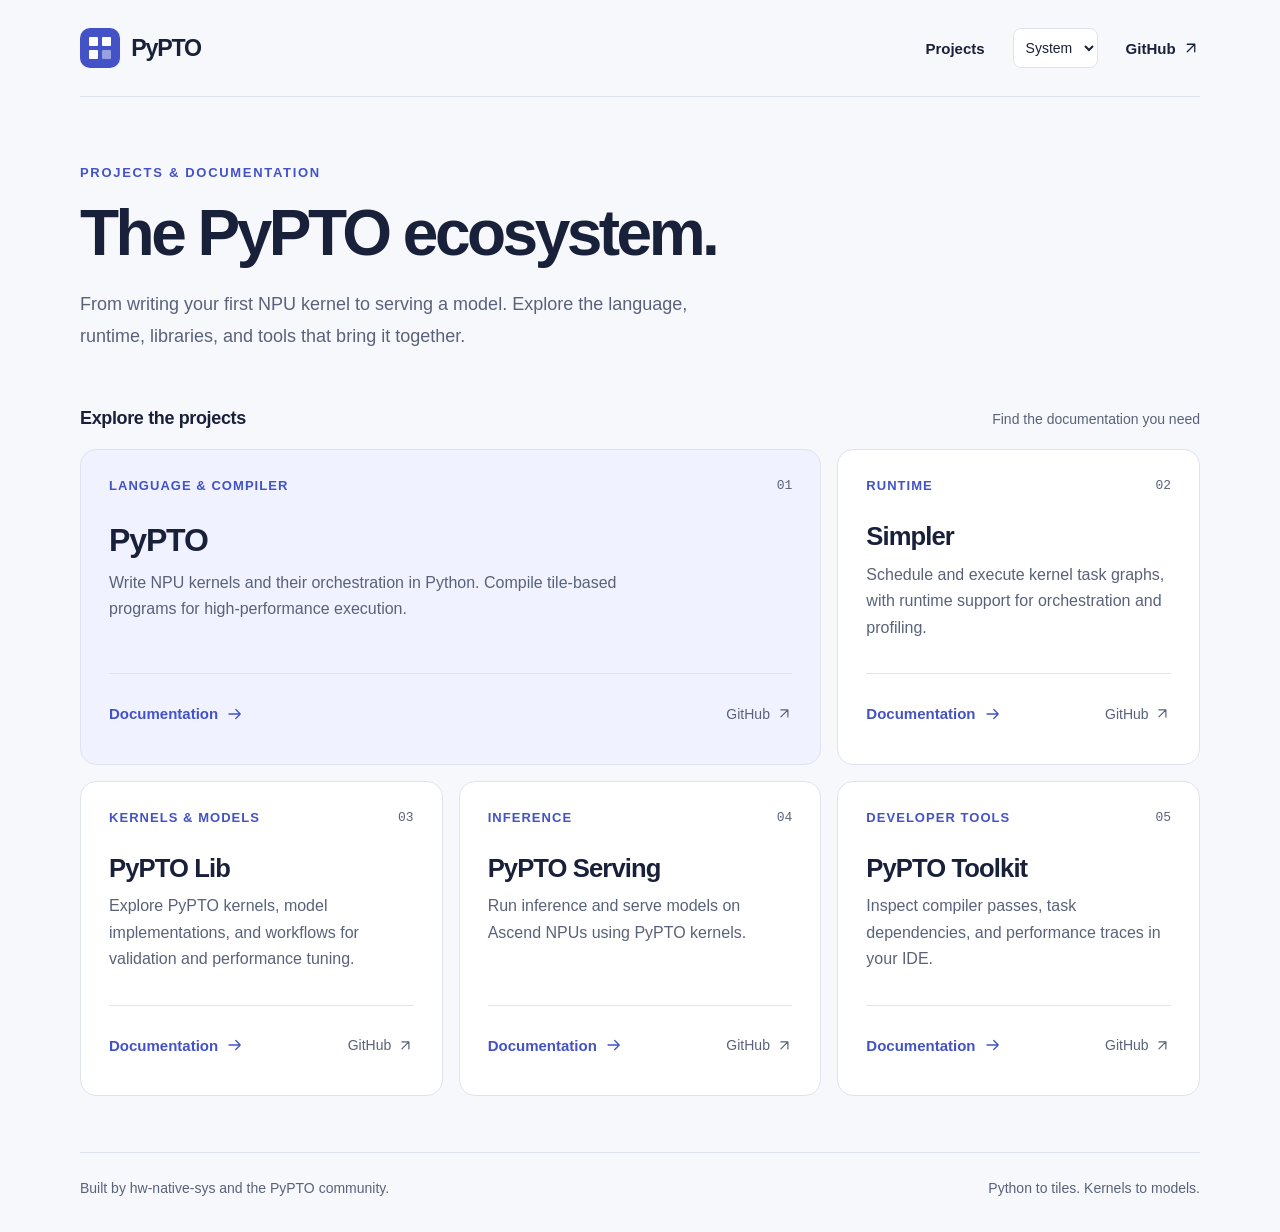
<file: index.html>
<!doctype html>
<html lang="en" class="no-js">
  <head>
    <meta charset="utf-8">
    <meta name="viewport" content="width=device-width, initial-scale=1">
    <meta name="description" content="Explore the PyPTO ecosystem: a Python programming framework, runtime, kernel library, inference serving, and developer tools for NPU computing.">
    <meta name="theme-color" content="#f7f8fc" media="(prefers-color-scheme: light)">
    <meta name="theme-color" content="#10121b" media="(prefers-color-scheme: dark)">
    <link rel="canonical" href="https://www.pypto.ai/">
    <title>PyPTO — Projects &amp; Documentation</title>
    <link rel="icon" href="docs-theme/overrides/assets/images/pypto.svg">
    <link rel="stylesheet" href="docs-theme/overrides/assets/stylesheets/brand.css">
    <script src="docs-theme/overrides/assets/javascripts/preferences.js"></script>
    <style>
      :root {
        font-family: var(--pypto-font);
        --background: var(--pypto-background);
        --surface: var(--pypto-surface);
        --text: var(--pypto-text);
        --muted: var(--pypto-muted);
        --line: var(--pypto-line);
        --accent: var(--pypto-accent);
        --featured: var(--pypto-featured);
        --shadow: var(--pypto-shadow);
      }

      * { box-sizing: border-box; }
      html { scroll-padding-top: 2rem; }
      body { margin: 0; background: var(--background); color: var(--text); }
      a { color: inherit; text-decoration: none; }
      a:focus-visible { outline: 3px solid var(--accent); outline-offset: 5px; border-radius: 4px; }
      svg { width: 1.2em; height: 1.2em; flex-shrink: 0; }
      .shell { width: min(1120px, calc(100% - 4rem)); margin-inline: auto; }
      .skip-link { position: absolute; top: -5rem; left: 1rem; padding: .75rem 1rem; background: var(--surface); z-index: 1; }
      .skip-link:focus { top: 1rem; }
      .site-header { display: flex; align-items: center; justify-content: space-between; gap: 1.5rem; padding-block: 1.75rem; border-bottom: 1px solid var(--line); }
      .brand { display: inline-flex; align-items: center; gap: .7rem; font-size: 1.45rem; font-weight: 750; letter-spacing: -.05em; }
      .brand img { width: 40px; height: 40px; }
      .header-nav { display: flex; align-items: center; gap: 1.75rem; font-size: .9375rem; font-weight: 600; }
      .header-nav a { display: inline-flex; align-items: center; gap: .4rem; }
      .header-nav a:hover, .repo-link:hover, .site-footer a:hover { color: var(--accent); text-decoration: underline; text-underline-offset: 4px; }
      .intro { padding-block: 4.25rem 3.5rem; max-width: 850px; }
      .eyebrow { margin: 0 0 1.1rem; color: var(--accent); font-size: .8125rem; font-weight: 700; letter-spacing: .13em; text-transform: uppercase; }
      h1 { margin: 0; font-size: clamp(2.4rem, 5vw, 4rem); font-weight: 750; letter-spacing: -.055em; line-height: 1.12; text-wrap: balance; }
      .intro-copy { max-width: 650px; margin: 1.25rem 0 0; color: var(--muted); font-size: 1.125rem; line-height: 1.75; }
      .section-heading { display: flex; justify-content: space-between; align-items: baseline; gap: 1rem; margin-bottom: 1.25rem; }
      .section-heading h2 { margin: 0; font-size: 1.125rem; font-weight: 650; letter-spacing: -.02em; }
      .section-heading p { margin: 0; color: var(--muted); font-size: .875rem; }
      .projects { display: grid; grid-template-columns: repeat(3, minmax(0, 1fr)); gap: 1rem; }
      .project { display: flex; flex-direction: column; min-width: 0; padding: 1.75rem; background: var(--surface); border: 1px solid var(--line); border-radius: 16px; transition: border-color .18s, box-shadow .18s; }
      .project:hover, .project:focus-within { border-color: var(--accent); box-shadow: var(--shadow); }
      .project-featured { grid-column: span 2; background: var(--featured); }
      .project-top { display: flex; align-items: center; justify-content: space-between; gap: 1rem; }
      .project-kind { color: var(--accent); font-size: .8125rem; font-weight: 700; letter-spacing: .08em; text-transform: uppercase; }
      .project-number { color: var(--muted); font-family: ui-monospace, SFMono-Regular, Consolas, monospace; font-size: .8125rem; }
      .project h3 { margin: 1.75rem 0 .625rem; font-size: 1.6rem; font-weight: 700; line-height: 1.2; letter-spacing: -.035em; }
      .project-featured h3 { font-size: 2rem; }
      .project p { max-width: 510px; margin: 0 0 2rem; color: var(--muted); font-size: 1rem; line-height: 1.65; }
      .project-links { display: flex; flex-wrap: wrap; align-items: center; justify-content: space-between; gap: 1rem; margin-top: auto; padding-top: 1.1rem; border-top: 1px solid var(--line); }
      .docs-link { display: inline-flex; align-items: center; gap: .5rem; min-height: 44px; color: var(--accent); font-size: .9375rem; font-weight: 650; }
      .docs-link:hover { text-decoration: underline; text-underline-offset: 4px; }
      .repo-link { display: inline-flex; align-items: center; gap: .35rem; min-height: 44px; color: var(--muted); font-size: .875rem; }
      .site-footer { display: flex; flex-wrap: wrap; align-items: center; justify-content: space-between; gap: 1rem; margin-top: 3.5rem; padding-block: 1.5rem 2rem; border-top: 1px solid var(--line); color: var(--muted); font-size: .875rem; line-height: 1.6; }
      .site-footer p { margin: 0; }

      @media (max-width: 900px) {
        .projects { grid-template-columns: repeat(2, minmax(0, 1fr)); }
        .project-featured { grid-column: span 2; }
      }

      @media (max-width: 600px) {
        .shell { width: calc(100% - 2rem); }
        .site-header { flex-wrap: wrap; padding-block: 1.25rem; }
        .header-nav { gap: 1rem; font-size: .875rem; }
        .intro { padding-block: 3rem 2.5rem; }
        .intro-copy { font-size: 1rem; }
        .section-heading { flex-wrap: wrap; gap: .4rem; }
        .projects { grid-template-columns: minmax(0, 1fr); }
        .project-featured { grid-column: auto; }
        .project { padding: 1.5rem; }
        .project-featured h3 { font-size: 1.6rem; }
        .site-footer { margin-top: 2.5rem; }
      }

      @media (prefers-reduced-motion: reduce) {
        .project { transition: none; }
      }
    </style>
  </head>
  <body>
    <a class="skip-link" href="#projects">Skip to projects</a>
    <svg xmlns="http://www.w3.org/2000/svg" style="display: none" aria-hidden="true">
      <symbol id="arrow-right" viewBox="0 0 24 24">
        <path d="M4 12h15m-6-6 6 6-6 6" fill="none" stroke="currentColor" stroke-width="1.7" stroke-linecap="round" stroke-linejoin="round"/>
      </symbol>
      <symbol id="arrow-up-right" viewBox="0 0 24 24">
        <path d="M7 17 17 7M7 7h10v10" fill="none" stroke="currentColor" stroke-width="1.7" stroke-linecap="round" stroke-linejoin="round"/>
      </symbol>
    </svg>
    <div class="shell">
      <header class="site-header">
        <a class="brand" href="/" aria-label="PyPTO home">
          <img src="docs-theme/overrides/assets/images/pypto.svg" alt="" width="40" height="40">
          PyPTO
        </a>
        <nav class="header-nav" aria-label="Main navigation">
          <a href="#projects">Projects</a>
          <label class="pypto-theme-control">
            <span class="pypto-visually-hidden">Color theme</span>
            <select data-pypto-theme-select>
              <option value="system">System</option>
              <option value="light">Light</option>
              <option value="dark">Dark</option>
            </select>
          </label>
          <a href="https://github.com/hw-native-sys">GitHub <svg aria-hidden="true"><use href="#arrow-up-right"/></svg></a>
        </nav>
      </header>
      <main>
        <section class="intro" aria-labelledby="intro-title">
          <p class="eyebrow">Projects &amp; documentation</p>
          <h1 id="intro-title">The PyPTO ecosystem.</h1>
          <p class="intro-copy">From writing your first NPU kernel to serving a model. Explore the language, runtime, libraries, and tools that bring it together.</p>
        </section>
        <section id="projects" aria-labelledby="projects-title">
          <div class="section-heading">
            <h2 id="projects-title">Explore the projects</h2>
            <p>Find the documentation you need</p>
          </div>
          <div class="projects">
            <article class="project project-featured" aria-labelledby="pypto-title">
              <div class="project-top"><span class="project-kind">Language &amp; compiler</span><span class="project-number" aria-hidden="true">01</span></div>
              <h3 id="pypto-title">PyPTO</h3>
              <p>Write NPU kernels and their orchestration in Python. Compile tile-based programs for high-performance execution.</p>
              <div class="project-links">
                <a class="docs-link" href="https://www.pypto.ai/pypto/" aria-label="PyPTO documentation">Documentation <svg aria-hidden="true"><use href="#arrow-right"/></svg></a>
                <a class="repo-link" href="https://github.com/hw-native-sys/pypto" aria-label="PyPTO on GitHub">GitHub <svg aria-hidden="true"><use href="#arrow-up-right"/></svg></a>
              </div>
            </article>
            <article class="project" aria-labelledby="simpler-title">
              <div class="project-top"><span class="project-kind">Runtime</span><span class="project-number" aria-hidden="true">02</span></div>
              <h3 id="simpler-title">Simpler</h3>
              <p>Schedule and execute kernel task graphs, with runtime support for orchestration and profiling.</p>
              <div class="project-links">
                <a class="docs-link" href="https://www.pypto.ai/simpler/" aria-label="Simpler documentation">Documentation <svg aria-hidden="true"><use href="#arrow-right"/></svg></a>
                <a class="repo-link" href="https://github.com/hw-native-sys/simpler" aria-label="Simpler on GitHub">GitHub <svg aria-hidden="true"><use href="#arrow-up-right"/></svg></a>
              </div>
            </article>
            <article class="project" aria-labelledby="lib-title">
              <div class="project-top"><span class="project-kind">Kernels &amp; models</span><span class="project-number" aria-hidden="true">03</span></div>
              <h3 id="lib-title">PyPTO Lib</h3>
              <p>Explore PyPTO kernels, model implementations, and workflows for validation and performance tuning.</p>
              <div class="project-links">
                <a class="docs-link" href="https://www.pypto.ai/pypto-lib/" aria-label="PyPTO Lib documentation">Documentation <svg aria-hidden="true"><use href="#arrow-right"/></svg></a>
                <a class="repo-link" href="https://github.com/hw-native-sys/pypto-lib" aria-label="PyPTO Lib on GitHub">GitHub <svg aria-hidden="true"><use href="#arrow-up-right"/></svg></a>
              </div>
            </article>
            <article class="project" aria-labelledby="serving-title">
              <div class="project-top"><span class="project-kind">Inference</span><span class="project-number" aria-hidden="true">04</span></div>
              <h3 id="serving-title">PyPTO Serving</h3>
              <p>Run inference and serve models on Ascend NPUs using PyPTO kernels.</p>
              <div class="project-links">
                <a class="docs-link" href="https://www.pypto.ai/pypto-serving/" aria-label="PyPTO Serving documentation">Documentation <svg aria-hidden="true"><use href="#arrow-right"/></svg></a>
                <a class="repo-link" href="https://github.com/hw-native-sys/pypto-serving" aria-label="PyPTO Serving on GitHub">GitHub <svg aria-hidden="true"><use href="#arrow-up-right"/></svg></a>
              </div>
            </article>
            <article class="project" aria-labelledby="tools-title">
              <div class="project-top"><span class="project-kind">Developer tools</span><span class="project-number" aria-hidden="true">05</span></div>
              <h3 id="tools-title">PyPTO Toolkit</h3>
              <p>Inspect compiler passes, task dependencies, and performance traces in your IDE.</p>
              <div class="project-links">
                <a class="docs-link" href="https://www.pypto.ai/pypto-tools/" aria-label="PyPTO Toolkit documentation">Documentation <svg aria-hidden="true"><use href="#arrow-right"/></svg></a>
                <a class="repo-link" href="https://github.com/hw-native-sys/pypto-tools" aria-label="PyPTO Toolkit on GitHub">GitHub <svg aria-hidden="true"><use href="#arrow-up-right"/></svg></a>
              </div>
            </article>
          </div>
        </section>
      </main>
      <footer class="site-footer">
        <p>Built by <a href="https://github.com/hw-native-sys">hw-native-sys</a> and the PyPTO community.</p>
        <p>Python to tiles. Kernels to models.</p>
      </footer>
    </div>
  </body>
</html>
</file>
<file: docs-theme/overrides/assets/stylesheets/brand.css>
/* Shared by the organization homepage and every documentation build. */
:root {
  color-scheme: light;
  --pypto-background: #f7f8fc;
  --pypto-surface: #ffffff;
  --pypto-text: #192039;
  --pypto-muted: #59627a;
  --pypto-line: #dfe3ee;
  --pypto-accent: #4352c7;
  --pypto-featured: #f0f2ff;
  --pypto-shadow: 0 12px 32px rgb(25 32 57 / 6%);
  --pypto-font: -apple-system, BlinkMacSystemFont, "Segoe UI", sans-serif;
  --pypto-code-font: ui-monospace, SFMono-Regular, Consolas, "Liberation Mono", monospace;
}

:root[data-pypto-theme="dark"] {
  color-scheme: dark;
  --pypto-background: #10121b;
  --pypto-surface: #191d2b;
  --pypto-text: #edf0ff;
  --pypto-muted: #aab3cc;
  --pypto-line: #343b53;
  --pypto-accent: #a8b2ff;
  --pypto-featured: #20263e;
  --pypto-shadow: 0 12px 32px rgb(0 0 0 / 18%);
}

@media (prefers-color-scheme: dark) {
  :root:not([data-pypto-theme]) {
    color-scheme: dark;
    --pypto-background: #10121b;
    --pypto-surface: #191d2b;
    --pypto-text: #edf0ff;
    --pypto-muted: #aab3cc;
    --pypto-line: #343b53;
    --pypto-accent: #a8b2ff;
    --pypto-featured: #20263e;
    --pypto-shadow: 0 12px 32px rgb(0 0 0 / 18%);
  }
}

.pypto-theme-control {
  display: inline-flex;
  align-items: center;
  gap: 6px;
  color: var(--pypto-muted);
  font: 14px var(--pypto-font);
}

.pypto-theme-control select {
  min-height: 40px;
  max-width: 100%;
  padding: 6px 8px;
  color: var(--pypto-text);
  background: var(--pypto-surface);
  border: 1px solid var(--pypto-line);
  border-radius: 8px;
  font: inherit;
  cursor: pointer;
}

.pypto-theme-control select:focus-visible {
  outline: 3px solid var(--pypto-accent);
  outline-offset: 3px;
}

.pypto-visually-hidden {
  position: absolute;
  width: 1px;
  height: 1px;
  padding: 0;
  overflow: hidden;
  clip-path: inset(50%);
  white-space: nowrap;
  border: 0;
}

.no-js .pypto-theme-control { display: none; }
</file>
